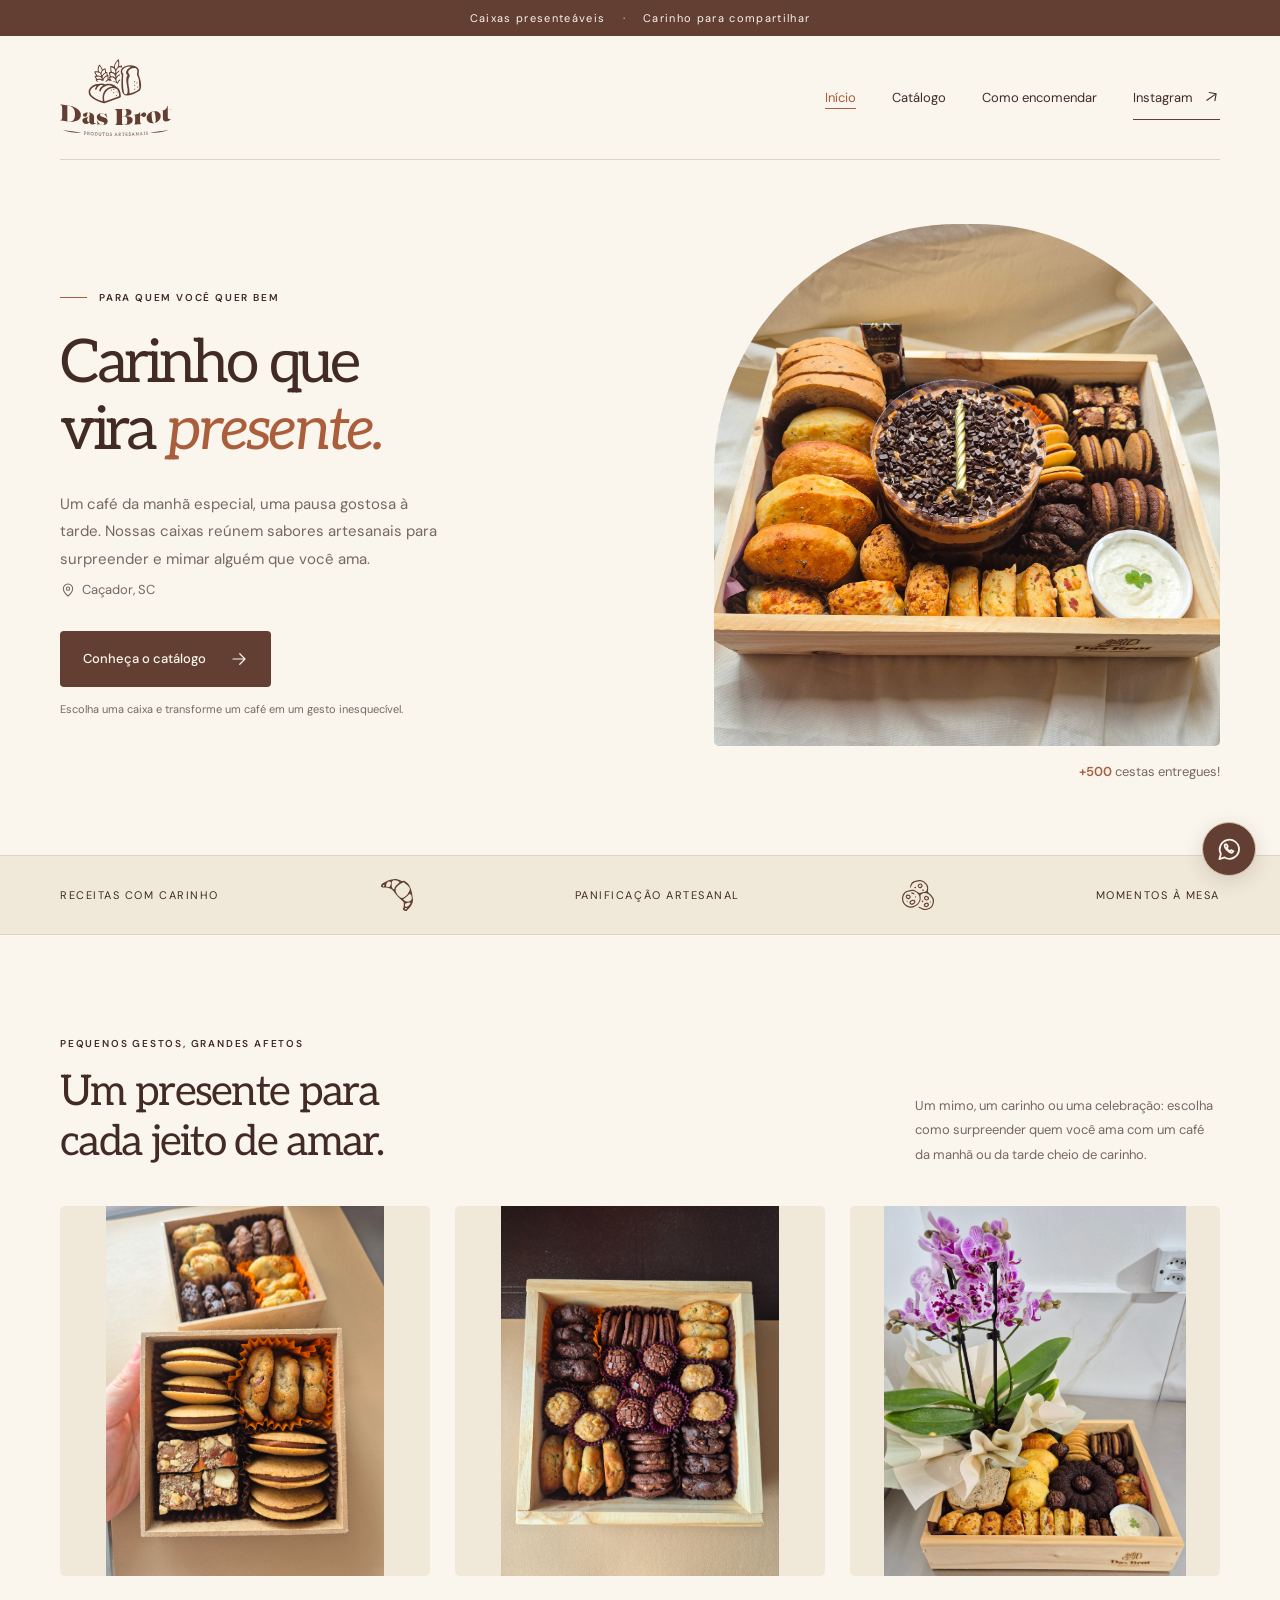
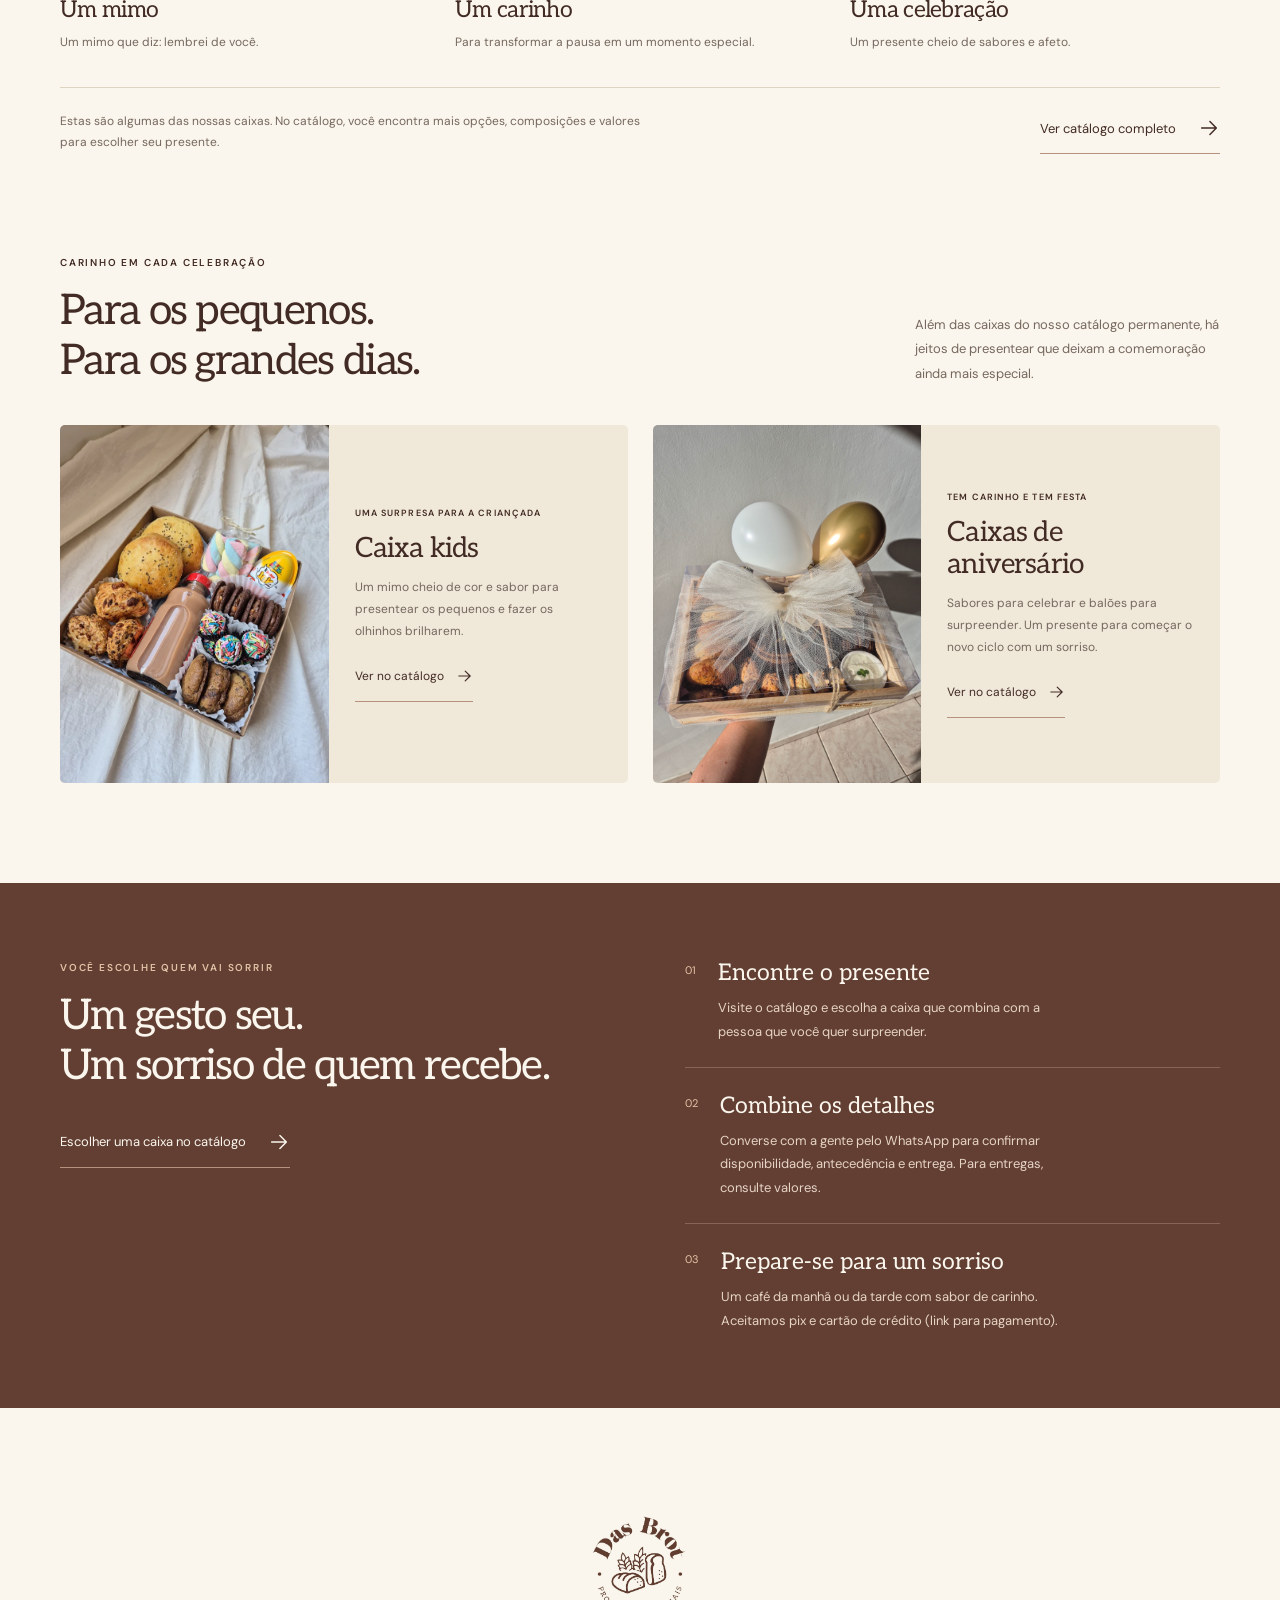
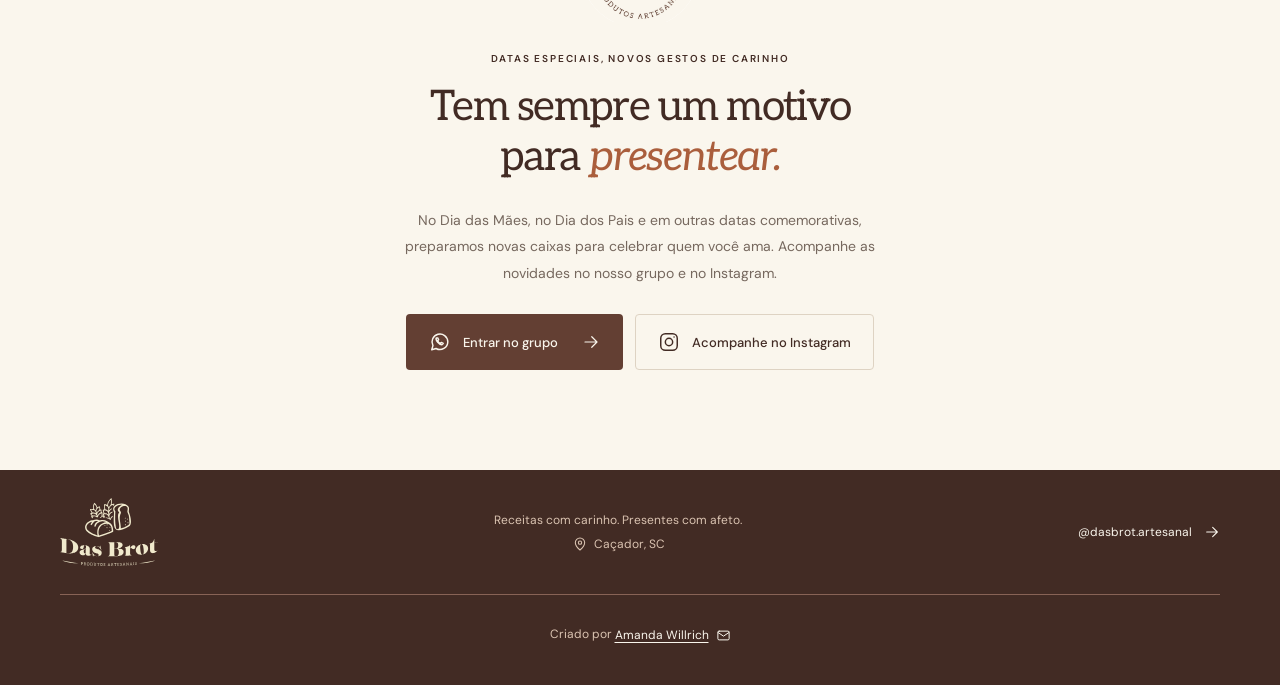
<file: index.html>
<!DOCTYPE html>
<html lang="pt-BR">
<head>
	<meta charset="utf-8">
	<meta name="viewport" content="width=device-width, initial-scale=1">
	<meta name="theme-color" content="#633f33">
	<meta name="description" content="Caixas e cestas presenteáveis Das Brot para café da manhã ou da tarde. Opções pequenas, médias, grandes, kids e de aniversário. Conheça o catálogo e presenteie com carinho.">
	<link rel="icon" type="image/png" sizes="32x32" href="assets/icons/favicon-32.png">
	<link rel="icon" type="image/svg+xml" sizes="any" href="assets/icons/favicon.svg">
	<link rel="apple-touch-icon" sizes="180x180" href="assets/icons/apple-touch-icon.png">
	<link rel="preconnect" href="https://fonts.googleapis.com">
	<link rel="preconnect" href="https://fonts.gstatic.com" crossorigin>
	<link href="https://fonts.googleapis.com/css2?family=Aleo:ital,wght@0,400;0,500;0,600;0,700;1,400;1,500&family=DM+Sans:wght@400;500;600;700&display=swap" rel="stylesheet">
	<link rel="stylesheet" href="main.css">
	<title>Das Brot - Caixas para presentear com carinho</title>
	<!-- Google tag (gtag.js) -->
	<script async src="https://www.googletagmanager.com/gtag/js?id=G-E9B80EVVH6"></script>
	<script>
		window.dataLayer = window.dataLayer || [];
		function gtag(){dataLayer.push(arguments);}
		gtag('js', new Date());
		gtag('config', 'G-E9B80EVVH6');
	</script>
</head>
<body>
	<a class="skip-link" href="#content">Pular para o conteúdo</a>
	<svg class="icon-library" xmlns="http://www.w3.org/2000/svg" aria-hidden="true">
		<symbol id="icon-arrow" viewBox="0 0 24 24"><path d="M4 12h15M13 5l7 7-7 7"/></symbol>
		<symbol id="icon-whatsapp" viewBox="0 0 24 24"><path d="M20.5 11.6a8.6 8.6 0 0 1-12.8 7.5L3 20.5l1.3-4.6a8.6 8.6 0 1 1 16.2-4.3Z"/><path d="M8 7.5c-1.5 2.5 3.5 7.5 6 7.5l1.5-1.5-2-1-1 1c-1.5-.5-2.5-1.5-3-3l1-1-1-2Z"/></symbol>
		<symbol id="icon-instagram" viewBox="0 0 24 24"><rect x="3" y="3" width="18" height="18" rx="5"/><circle cx="12" cy="12" r="4"/><path d="M17.5 6.5h.01"/></symbol>
		<symbol id="icon-mail" viewBox="0 0 24 24"><rect x="3" y="5" width="18" height="14" rx="2"/><path d="m3 7 9 6 9-6"/></symbol>
		<symbol id="icon-location" viewBox="0 0 24 24"><path d="M19 10c0 5-7 11-7 11S5 15 5 10a7 7 0 1 1 14 0Z"/><circle cx="12" cy="10" r="2.5"/></symbol>
	</svg>
	<div class="announcement">Caixas presenteáveis <span aria-hidden="true">·</span> Carinho para compartilhar</div>
	<header class="site-header wrap">
		<a class="brand" href="./" aria-label="Das Brot - início"><img src="assets/icons/logo-medium.svg" width="112" height="78" alt="Das Brot"></a>
		<nav aria-label="Navegação principal">
			<a href="./" aria-current="page">Início</a>
			<a href="catalogo/">Catálogo</a>
			<a href="#orders">Como encomendar</a>
			<a class="nav-contact" href="https://www.instagram.com/dasbrot.artesanal" target="_blank" rel="noopener noreferrer">Instagram <svg class="icon" aria-hidden="true"><use href="#icon-arrow"/></svg></a>
		</nav>
	</header>
	<main id="content">
		<section class="hero wrap" id="home" aria-labelledby="hero-title">
			<div class="hero-copy">
				<p class="eyebrow"><span class="little-line" aria-hidden="true"></span> Para quem você quer bem</p>
				<h1 id="hero-title">Carinho que<br>vira <em>presente.</em></h1>
				<p class="hero-description">Um café da manhã especial, uma pausa gostosa à tarde. Nossas caixas reúnem sabores artesanais para surpreender e mimar alguém que você ama.<span class="hero-location"><svg class="icon" aria-hidden="true"><use href="#icon-location"/></svg><span><span class="visually-hidden">Atendimento em </span>Caçador, SC</span></span></p>
				<a class="button button-primary" href="catalogo/">Conheça o catálogo <svg class="icon arrow" aria-hidden="true"><use href="#icon-arrow"/></svg></a>
				<p class="hero-note">Escolha uma caixa e transforme um café em um gesto inesquecível.</p>
			</div>
			<div class="hero-visual">
				<div class="photo-arch"><img src="assets/imgs/products/boxes/web/gift-box.webp" alt="Caixa presenteável Das Brot com pães, bolo, biscoitos e acompanhamentos" width="1100" height="988" fetchpriority="high"></div>
				<p class="photo-caption"><span><strong>+500</strong> cestas entregues!</span></p>
			</div>
		</section>
		<div class="brand-strip" aria-label="Nossa especialidade"><div class="wrap"><span>Receitas com carinho</span><img class="brand-strip-illustration" src="assets/icons/site-material/croissant.svg" width="32" height="32" alt="" aria-hidden="true"><span>Panificação artesanal</span><img class="brand-strip-illustration brand-strip-extra" src="assets/icons/site-material/cookies.svg" width="32" height="32" alt="" aria-hidden="true"><span class="brand-strip-extra">Momentos à mesa</span></div></div>
		<section class="flavors wrap section-space" id="boxes" aria-labelledby="flavors-title">
			<div class="section-heading">
				<div><p class="eyebrow">Pequenos gestos, grandes afetos</p><h2 id="flavors-title">Um presente para<br>cada jeito de amar.</h2></div>
				<p>Um mimo, um carinho ou uma celebração: escolha como surpreender quem você ama com um café da manhã ou da tarde cheio de carinho.</p>
			</div>
			<div class="flavor-grid">
				<article class="flavor"><div class="flavor-photo"><img src="assets/imgs/products/boxes/web/small-box.webp" alt="Caixa pequena presenteável com doces, biscoitos e uma flor" width="600" height="800" loading="lazy" decoding="async"></div><h3>Um mimo</h3><p>Um mimo que diz: lembrei de você.</p></article>
				<article class="flavor"><div class="flavor-photo"><img src="assets/imgs/products/boxes/web/medium-box.webp" alt="Caixa média Das Brot com uma seleção de sabores artesanais" width="600" height="800" loading="lazy" decoding="async"></div><h3>Um carinho</h3><p>Para transformar a pausa em um momento especial.</p></article>
				<article class="flavor"><div class="flavor-photo"><img src="assets/imgs/products/boxes/web/large-box.webp" alt="Caixa grande Das Brot com pães, bolo, biscoitos e acompanhamentos" width="800" height="600" loading="lazy" decoding="async"></div><h3>Uma celebração</h3><p>Um presente cheio de sabores e afeto.</p></article>
			</div>
			<div class="catalog-invitation"><p class="availability-note">Estas são algumas das nossas caixas. No catálogo, você encontra mais opções, composições e valores para escolher seu presente.</p><a class="text-link" href="catalogo/">Ver catálogo completo <svg class="icon" aria-hidden="true"><use href="#icon-arrow"/></svg></a></div>
		</section>
		<section class="special-gifts wrap" aria-labelledby="special-gifts-title">
			<div class="section-heading"><div><p class="eyebrow">Carinho em cada celebração</p><h2 id="special-gifts-title">Para os pequenos.<br>Para os grandes dias.</h2></div><p>Além das caixas do nosso catálogo permanente, há jeitos de presentear que deixam a comemoração ainda mais especial.</p></div>
			<div class="special-grid">
				<article class="special-gift"><div class="special-photo"><img src="assets/imgs/products/boxes/web/kids-box.webp" alt="Caixa kids com biscoitos, doces, bebida e um pirulito colorido" width="675" height="900" loading="lazy" decoding="async"></div><div class="special-copy"><p class="eyebrow">Uma surpresa para a criançada</p><h3>Caixa kids</h3><p>Um mimo cheio de cor e sabor para presentear os pequenos e fazer os olhinhos brilharem.</p><a class="text-link" href="catalogo/">Ver no catálogo <svg class="icon" aria-hidden="true"><use href="#icon-arrow"/></svg></a></div></article>
				<article class="special-gift"><div class="special-photo"><img src="assets/imgs/products/boxes/web/birthday-box.webp" alt="Caixa de aniversário embalada para presente, com laço e balões dourado e branco" width="675" height="900" loading="lazy" decoding="async"></div><div class="special-copy"><p class="eyebrow">Tem carinho e tem festa</p><h3>Caixas de aniversário</h3><p>Sabores para celebrar e balões para surpreender. Um presente para começar o novo ciclo com um sorriso.</p><a class="text-link" href="catalogo/">Ver no catálogo <svg class="icon" aria-hidden="true"><use href="#icon-arrow"/></svg></a></div></article>
			</div>
		</section>
		<section class="orders" id="orders" aria-labelledby="orders-title">
			<div class="wrap orders-inner">
				<div class="orders-intro"><p class="eyebrow">Você escolhe quem vai sorrir</p><h2 id="orders-title">Um gesto seu.<br>Um sorriso de quem recebe.</h2><a class="text-link" href="catalogo/">Escolher uma caixa no catálogo <svg class="icon" aria-hidden="true"><use href="#icon-arrow"/></svg></a></div>
				<ol class="order-steps">
					<li><span class="step-number" aria-hidden="true">01</span><div><h3>Encontre o presente</h3><p>Visite o catálogo e escolha a caixa que combina com a pessoa que você quer surpreender.</p></div></li>
					<li><span class="step-number" aria-hidden="true">02</span><div><h3>Combine os detalhes</h3><p>Converse com a gente pelo WhatsApp para confirmar disponibilidade, antecedência e entrega. Para entregas, consulte valores.</p></div></li>
					<li><span class="step-number" aria-hidden="true">03</span><div><h3>Prepare-se para um sorriso</h3><p>Um café da manhã ou da tarde com sabor de carinho. Aceitamos pix e cartão de crédito (link para pagamento).</p></div></li>
				</ol>
			</div>
		</section>
		<section class="community wrap section-space" aria-labelledby="community-title">
			<div class="community-mark" aria-hidden="true"><img src="assets/icons/icon.jpeg" width="1396" height="1446" alt="" loading="lazy"></div>
			<p class="eyebrow">Datas especiais, novos gestos de carinho</p>
			<h2 id="community-title">Tem sempre um motivo<br>para <em>presentear.</em></h2>
			<p>No Dia das Mães, no Dia dos Pais e em outras datas comemorativas, preparamos novas caixas para celebrar quem você ama. Acompanhe as novidades no nosso grupo e no Instagram.</p>
			<div class="community-actions"><a class="button button-primary" href="https://chat.whatsapp.com/DJu9zUl3UhC2wqQXb3oQ32" target="_blank" rel="noopener noreferrer"><svg class="icon" aria-hidden="true"><use href="#icon-whatsapp"/></svg> Entrar no grupo <svg class="icon arrow" aria-hidden="true"><use href="#icon-arrow"/></svg></a><a class="button button-outline" href="https://www.instagram.com/dasbrot.artesanal" target="_blank" rel="noopener noreferrer"><svg class="icon" aria-hidden="true"><use href="#icon-instagram"/></svg> Acompanhe no Instagram</a></div>
		</section>
	</main>
	<footer class="site-footer">
		<div class="wrap footer-inner"><a class="brand" href="./" aria-label="Das Brot - voltar ao início"><img src="assets/icons/logo-light.svg" width="98" height="68" alt="Das Brot" loading="lazy"></a><div class="footer-message"><p>Receitas com carinho. Presentes com afeto.</p><p class="footer-location"><svg class="icon" aria-hidden="true"><use href="#icon-location"/></svg><span><span class="visually-hidden">Atendimento em </span>Caçador, SC</span></p></div><a href="https://www.instagram.com/dasbrot.artesanal" target="_blank" rel="noopener noreferrer">@dasbrot.artesanal <svg class="icon" aria-hidden="true"><use href="#icon-arrow"/></svg></a></div>
		<div class="wrap footer-credit"><p>Criado por <a href="mailto:amandawillrich@outlook.com" aria-label="Enviar e-mail para Amanda Willrich">Amanda Willrich <svg class="icon" aria-hidden="true"><use href="#icon-mail"/></svg></a></p></div>
	</footer>
	<a class="floating-contact" href="https://wa.me/554999272840" target="_blank" rel="noopener noreferrer" aria-label="Converse com a Das Brot no WhatsApp (abre em nova aba)"><svg class="icon" aria-hidden="true"><use href="#icon-whatsapp"/></svg></a>
</body>
</html>
</file>
<file: main.css>
:root {
	--coffee: #633f33;
	--coffee-dark: #422b24;
	--cream: #faf6ed;
	--paper: #f0e8d9;
	--muted: #76685e;
	--line: #ded3c3;
	--accent: #aa5e3c;
	--serif: "Aleo", Georgia, serif;
	--sans: "DM Sans", Arial, sans-serif;
}

* { box-sizing: border-box; }
html { scroll-behavior: smooth; scroll-padding-top: 24px; }
body { margin: 0; background: var(--cream); color: var(--coffee-dark); font-family: var(--sans); -webkit-font-smoothing: antialiased; }
a { color: inherit; text-decoration: none; }
img { display: block; max-width: 100%; }
button, a { -webkit-tap-highlight-color: transparent; }
a:focus-visible { outline: 3px solid var(--accent); outline-offset: 6px; }
::selection { background: #dfb99b; color: var(--coffee-dark); }
h1, h2, h3, p { margin: 0; }
h1, h2, h3 { font-family: var(--serif); font-weight: 400; }
.wrap { width: min(1160px, calc(100% - 96px)); margin-inline: auto; }
.section-space { padding-block: 100px; }
.icon-library { position: absolute; width: 0; height: 0; overflow: hidden; }
.visually-hidden { position: absolute; width: 1px; height: 1px; padding: 0; margin: -1px; overflow: hidden; clip-path: inset(50%); white-space: nowrap; border: 0; }
.icon { width: 22px; height: 22px; flex-shrink: 0; fill: none; stroke: currentColor; stroke-width: 1.6; stroke-linecap: round; stroke-linejoin: round; }
.skip-link { position: absolute; left: 20px; top: -100px; padding: 14px 20px; background: var(--cream); z-index: 10; }
.skip-link:focus { top: 12px; }
.announcement { padding: 11px 20px; background: var(--coffee); color: var(--cream); text-align: center; font-size: 11px; letter-spacing: .12em; }
.announcement span { margin-inline: 13px; }
.site-header { min-height: 124px; display: flex; justify-content: space-between; align-items: center; gap: 30px; border-bottom: 1px solid var(--line); }
.brand { display: inline-flex; flex-shrink: 0; }
.brand img { object-fit: contain; }
.site-header nav { display: flex; align-items: center; gap: 36px; }
.site-header nav a { min-height: 44px; display: inline-flex; align-items: center; gap: 10px; font-size: 13px; }
.site-header nav a:hover, .text-link:hover { color: var(--accent); }
.nav-contact { border-bottom: 1px solid var(--coffee); }
.nav-contact .icon { width: 17px; transform: rotate(-35deg); }
.hero { display: grid; grid-template-columns: 1.08fr 1fr; align-items: center; gap: 65px; padding-block: 64px 72px; }
.eyebrow { font-size: 10px; font-weight: 600; line-height: 1.7; text-transform: uppercase; letter-spacing: .18em; }
.hero-copy .eyebrow { display: flex; align-items: center; gap: 12px; }
.little-line { display: block; width: 27px; height: 1px; background: var(--accent); flex-shrink: 0; }
h1 { margin-block: 25px; font-size: clamp(46px, 4.7vw, 68px); line-height: 1.12; letter-spacing: -.055em; }
h1 em { color: var(--accent); font-weight: 400; }
.hero-description { max-width: 390px; color: var(--muted); font-size: 15px; line-height: 1.85; margin-bottom: 30px; }
.button { display: inline-flex; justify-content: center; align-items: center; gap: 12px; min-height: 54px; padding: 16px 22px; border: 1px solid transparent; font-size: 13px; font-weight: 500; line-height: 1.5; border-radius: 4px; transition: background-color .2s, color .2s, transform .2s; }
.button-primary { background: var(--coffee); color: var(--cream); }
.button-primary:hover { background: var(--coffee-dark); transform: translateY(-2px); }
.button .arrow { width: 18px; margin-left: 12px; }
.button-outline { border-color: var(--line); }
.button-outline:hover { background: var(--paper); }
.hero-location { display: flex; align-items: center; gap: 6px; margin-top: 6px; font-size: 13px; line-height: 1.6; }
.hero-location .icon { width: 16px; height: 16px; }
.hero-note { color: var(--muted); font-size: 11px; line-height: 1.6; margin-top: 14px; }
.hero-visual { position: relative; padding-inline: 20px 0; }
.photo-arch { border-radius: 48% 48% 5px 5px; overflow: hidden; background: var(--paper); aspect-ratio: .97; }
.photo-arch img { width: 100%; height: 100%; object-fit: cover; }
.photo-caption { display: flex; flex-wrap: wrap; justify-content: flex-end; gap: 6px 16px; margin-top: 16px; font-size: 13px; line-height: 1.6; color: var(--muted); }
.photo-caption strong { color: var(--accent); font-weight: 600; }
.brand-strip { background: var(--paper); border-block: 1px solid var(--line); }
.brand-strip .wrap { display: flex; justify-content: space-between; align-items: center; gap: 24px; padding-block: 23px; font-size: 11px; text-transform: uppercase; letter-spacing: .14em; }
.brand-strip-illustration { width: 32px; height: 32px; object-fit: contain; flex-shrink: 0; }
.section-heading { display: flex; align-items: flex-end; justify-content: space-between; gap: 40px; margin-bottom: 38px; }
h2 { margin-top: 16px; font-size: clamp(34px, 3.3vw, 46px); line-height: 1.18; letter-spacing: -.04em; }
.section-heading > p { max-width: 305px; font-size: 13px; line-height: 1.9; color: var(--muted); }
.flavor-grid { display: grid; grid-template-columns: repeat(3, minmax(0, 1fr)); gap: 25px; }
.flavor-photo { position: relative; aspect-ratio: 1; overflow: hidden; border-radius: 5px; background: var(--paper); }
.flavor-photo img { width: 100%; height: 100%; object-fit: contain; }
.flavor-photo > span { position: absolute; top: 13px; left: 13px; border-radius: 50%; background: var(--cream); width: 32px; height: 32px; display: grid; place-items: center; font-size: 10px; }
.flavor h3 { font-size: 23px; letter-spacing: -.03em; margin-block: 20px 8px; }
.flavor > p { font-size: 12px; color: var(--muted); line-height: 1.8; }
.catalog-invitation { display: flex; align-items: center; justify-content: space-between; gap: 32px; margin-top: 34px; padding-top: 22px; border-top: 1px solid var(--line); }
.availability-note { max-width: 600px; color: var(--muted); font-size: 12px; line-height: 1.8; }
.catalog-invitation .text-link { flex-shrink: 0; }
.special-gifts { padding-bottom: 100px; }
.special-grid { display: grid; grid-template-columns: repeat(2, minmax(0, 1fr)); gap: 25px; }
.special-gift { display: grid; grid-template-columns: .9fr 1fr; align-items: center; background: var(--paper); border-radius: 5px; overflow: hidden; }
.special-photo { aspect-ratio: 3 / 4; background: var(--paper); }
.special-photo img { width: 100%; height: 100%; object-fit: contain; }
.special-copy { padding: 26px; }
.special-copy .eyebrow { font-size: 9px; letter-spacing: .12em; }
.special-copy h3 { font-size: 28px; letter-spacing: -.03em; line-height: 1.15; margin-block: 12px; }
.special-copy > p:not(.eyebrow) { color: var(--muted); font-size: 12px; line-height: 1.8; }
.special-copy .text-link { margin-top: 16px; gap: 12px; font-size: 12px; }
.special-copy .icon { width: 17px; }
.orders { background: var(--coffee); color: var(--cream); }
.orders-inner { display: grid; grid-template-columns: 1fr 1fr; gap: 90px; padding-block: 76px; }
.orders .eyebrow { color: #e1c3a7; }
.orders h2 { margin-bottom: 32px; }
.text-link { display: inline-flex; align-items: center; gap: 22px; min-height: 44px; padding-bottom: 7px; border-bottom: 1px solid #b6917d; font-size: 13px; }
.orders .text-link:hover { color: #edc9ac; }
.order-steps { list-style: none; padding: 0; margin: 0; }
.order-steps li { display: flex; gap: 22px; padding-block: 24px; border-bottom: 1px solid #886356; }
.order-steps li:first-child { padding-top: 0; }
.order-steps li:last-child { border-bottom: 0; padding-bottom: 0; }
.step-number { margin-top: 4px; color: #e1c3a7; font-size: 11px; }
.order-steps h3 { font-size: 23px; margin-bottom: 9px; }
.order-steps p { color: #e6d4c4; font-size: 13px; line-height: 1.8; max-width: 350px; }
.community { text-align: center; }
.community h2 em { color: var(--accent); }
.community-mark { width: 120px; height: 120px; margin: 0 auto 22px; border-radius: 50%; background: var(--cream); padding: 6px; overflow: hidden; isolation: isolate; }
.community-mark img { width: 100%; height: 100%; object-fit: contain; mix-blend-mode: multiply; }
.community > p:not(.eyebrow) { max-width: 475px; margin: 24px auto 28px; font-size: 14px; line-height: 1.9; color: var(--muted); }
.community-actions { display: flex; justify-content: center; flex-wrap: wrap; gap: 12px; }
.site-footer { background: var(--coffee-dark); color: var(--cream); }
.footer-inner { display: flex; align-items: center; justify-content: space-between; gap: 30px; padding-block: 28px; }
.footer-inner p { color: #dac3b1; font-size: 12px; }
.footer-inner > a:last-child { display: inline-flex; gap: 12px; align-items: center; min-height: 44px; font-size: 12px; }
.footer-inner .icon { width: 16px; }
.footer-message { text-align: center; }
.footer-location { display: flex; align-items: center; justify-content: center; gap: 6px; margin-top: 8px; }
.footer-location .icon { width: 16px; height: 16px; }
.footer-credit { padding-block: 18px 28px; border-top: 1px solid #886356; color: #dac3b1; text-align: center; font-size: 12px; line-height: 1.8; }
.footer-credit a { display: inline-flex; align-items: center; gap: 7px; min-height: 44px; color: var(--cream); text-decoration: underline; text-underline-offset: 3px; }
.footer-credit a:hover { color: #edc9ac; }
.footer-credit a:focus-visible { outline-color: var(--cream); }
.footer-credit .icon { width: 15px; height: 15px; }
.floating-contact { position: fixed; bottom: 24px; right: 24px; width: 54px; height: 54px; border-radius: 50%; display: grid; place-items: center; background: var(--coffee); color: var(--cream); border: 1px solid #d9bca5; box-shadow: 0 5px 20px #422b2426; z-index: 5; transition: background-color .2s; }
.floating-contact:hover { background: var(--coffee-dark); }
.floating-contact .icon { width: 27px; height: 27px; }

/* Catalog */
.catalog-page { padding-block: 60px 80px; }
.catalog-heading { max-width: 680px; }
.catalog-heading .eyebrow { display: flex; align-items: center; gap: 12px; }
.catalog-heading h1 { font-size: clamp(42px, 5vw, 64px); }
.catalog-intro { max-width: 520px; color: var(--muted); font-size: 15px; line-height: 1.85; }
.site-header a[aria-current="page"] { color: var(--accent); text-decoration: underline; text-underline-offset: 6px; }
.catalog-toolbar { display: flex; flex-wrap: wrap; justify-content: space-between; gap: 12px; margin-top: 42px; padding-block: 18px; border-top: 1px solid var(--line); color: var(--muted); font-size: 12px; }
.catalog-filter-navigation { margin-top: 32px; }
.catalog-filters { display: flex; flex-wrap: wrap; gap: 10px; }
.catalog-filter-navigation[hidden], .catalog-filters[hidden] { display: none; }
.catalog-filter-navigation:not([hidden]) + .catalog-toolbar { margin-top: 18px; }
.catalog-filter-scroll { display: none; }
.catalog-filter { max-width: 100%; min-height: 44px; padding: 10px 16px; border: 1px solid var(--line); border-radius: 24px; background: transparent; color: var(--coffee); font: inherit; font-size: 13px; line-height: 1.5; overflow-wrap: anywhere; cursor: pointer; }
.catalog-filter:hover { border-color: var(--accent); }
.catalog-filter[aria-pressed="true"] { border-color: var(--coffee); background: var(--coffee); color: var(--cream); }
.catalog-filter-label-compact { display: none; }
.catalog-grid { display: grid; grid-template-columns: repeat(3, minmax(0, 1fr)); gap: 26px; }
.catalog-card { display: flex; flex-direction: column; min-width: 0; overflow: hidden; border: 1px solid var(--line); border-radius: 5px; }
.catalog-card[hidden] { display: none; }
.catalog-gallery { position: relative; aspect-ratio: 1; overflow: hidden; background: var(--paper); touch-action: pan-y pinch-zoom; }
.catalog-gallery:focus-visible { outline: 3px solid var(--accent); outline-offset: -4px; }
.catalog-photo { width: 100%; height: auto; aspect-ratio: 1; object-fit: contain; background: var(--paper); }
.catalog-photo-arrow { position: absolute; top: 50%; display: grid; place-items: center; width: 44px; height: 44px; padding: 0; transform: translateY(-50%); border: 0; border-radius: 50%; background: transparent; color: var(--coffee); cursor: pointer; }
.catalog-photo-arrow::before { content: ""; position: relative; z-index: 1; width: 8px; height: 8px; border-top: 1.25px solid currentColor; border-right: 1.25px solid currentColor; }
.catalog-photo-arrow::after { content: ""; position: absolute; inset: 7px; z-index: 0; border: 1px solid #633f331a; border-radius: 50%; background: #faf6edb3; transition: background-color .2s, border-color .2s; }
.catalog-photo-arrow:hover::after { background: #faf6edf2; border-color: #633f3340; }
.catalog-photo-previous { left: 4px; }
.catalog-photo-incoming { position: absolute; inset: 0; pointer-events: none; }
.catalog-photo-arrow, .catalog-photo-counter { z-index: 1; }
.catalog-photo-next { right: 4px; }
.catalog-photo-previous::before { transform: translateX(2px) rotate(-135deg); }
.catalog-photo-next::before { transform: translateX(-2px) rotate(45deg); }
.catalog-photo-counter { position: absolute; right: 12px; bottom: 12px; padding: 6px 10px; border-radius: 16px; background: #faf6edf2; color: var(--coffee); font-size: 11px; pointer-events: none; }
.catalog-card-body { display: flex; flex: 1; flex-direction: column; align-items: stretch; padding: 24px; }
.catalog-product-name { margin: 0; font-size: 26px; line-height: 1.25; letter-spacing: -.03em; overflow-wrap: anywhere; }
.catalog-price { margin-top: 12px; color: var(--accent); font-size: 17px; font-weight: 600; }
.catalog-unavailable { margin-top: 8px; color: var(--muted); font-size: 12px; }
.catalog-details { display: none; margin-block: 20px 24px; font-size: 13px; line-height: 1.8; }
.catalog-details summary { min-height: 44px; padding-block: 10px; cursor: pointer; color: var(--coffee); }
.catalog-details summary:hover { color: var(--accent); }
.catalog-details-button { display: block; margin-block: 20px 24px; padding: 10px 0; min-height: 44px; border: 0; background: none; color: var(--coffee); font: inherit; font-size: 13px; line-height: 1.8; text-align: left; text-decoration: underline; text-underline-offset: 4px; cursor: pointer; }
.catalog-details-button:hover { color: var(--accent); }
.catalog-description { padding-top: 10px; white-space: pre-wrap; overflow-wrap: anywhere; color: var(--muted); }
.catalog-order { margin-top: auto; width: 100%; font-size: 12px; text-align: center; }
.catalog-card-body > .catalog-order { padding-inline: 12px; }
.catalog-card-body > .catalog-price + .catalog-order,
.catalog-card-body > .catalog-unavailable + .catalog-order { margin-top: 24px; }
.catalog-order-disabled { border-color: var(--line); background: var(--paper); color: var(--muted); }
.catalog-error { padding: 26px; margin-block: 12px 24px; background: var(--paper); border-radius: 5px; line-height: 1.8; }
.catalog-error .text-link { margin-top: 12px; }
.catalog-order-note { max-width: 650px; margin-top: 36px; color: var(--muted); font-size: 13px; line-height: 1.9; }
summary:focus-visible, button:focus-visible { outline: 3px solid var(--accent); outline-offset: 4px; }
.catalog-dialog-open { overflow: hidden; scrollbar-gutter: stable; }
.catalog-dialog { width: calc(100% - 48px); max-width: 960px; max-height: calc(100dvh - 64px); margin: auto; padding: 0; overflow: hidden; border: 1px solid var(--line); border-radius: 8px; background: var(--cream); color: var(--coffee-dark); box-shadow: 0 20px 80px #422b243d; }
.catalog-dialog[open] { display: flex; flex-direction: column; }
.catalog-dialog::backdrop { background: #21171399; }
.catalog-dialog-header { display: flex; align-items: flex-start; justify-content: space-between; gap: 24px; padding: 24px 28px 12px; flex-shrink: 0; }
.catalog-dialog-title { margin: 0; padding-block: 7px; font-size: 28px; line-height: 1.25; letter-spacing: -.03em; overflow-wrap: anywhere; }
.catalog-dialog-close { flex-shrink: 0; min-height: 44px; padding: 10px 14px; border: 1px solid var(--line); border-radius: 4px; background: var(--paper); color: var(--coffee); font: inherit; font-size: 13px; cursor: pointer; }
.catalog-dialog-close:hover { border-color: var(--accent); }
.catalog-dialog-content { display: grid; grid-template-columns: minmax(0, 1fr) minmax(0, 1fr); align-items: start; gap: 28px; min-height: 0; padding: 0 28px 24px; overflow-y: auto; overscroll-behavior: contain; }
.catalog-dialog-photos, .catalog-dialog-information { min-width: 0; }
.catalog-dialog-photos .catalog-gallery { border-radius: 4px; }
.catalog-dialog-content .catalog-price { margin-top: 0; }
.catalog-dialog-content .catalog-description { padding-top: 20px; font-size: 14px; line-height: 1.85; }
.catalog-dialog-footer { flex-shrink: 0; padding: 20px 28px; border-top: 1px solid var(--line); }

@media (min-width: 1450px) {
	.hero { padding-block: 80px 90px; }
}

@media (max-width: 1000px) {
	.catalog-grid { grid-template-columns: repeat(2, minmax(0, 1fr)); }
	.wrap { width: calc(100% - 64px); }
	.hero { gap: 36px; }
	h1 { font-size: 49px; }
	.hero-copy .eyebrow { font-size: 9px; letter-spacing: .12em; }
	.hero-visual { padding-left: 0; }
	.brand-seal { left: -15px; }
	.hero-description { font-size: 14px; }
	.orders-inner { gap: 50px; }
	.flavor h3 { font-size: 21px; }
	.special-grid { grid-template-columns: 1fr; }
	.special-gift { grid-template-columns: .7fr 1fr; }
	.special-copy { padding: 32px; }
	.special-copy h3 { font-size: 32px; }
	.special-copy > p:not(.eyebrow) { font-size: 14px; }
}

@media (max-width: 899px) {
	.catalog-dialog-content { grid-template-columns: minmax(0, 1fr); }
	.catalog-dialog-photos { width: 100%; max-width: 400px; margin-inline: auto; }
}

@media (max-width: 700px) {
	.catalog-filter-navigation { position: relative; margin-inline: -8px; }
	.catalog-filters { min-width: 0; flex-wrap: nowrap; gap: 8px; overflow-x: auto; padding: 8px; }
	.catalog-filter-scroll { position: absolute; z-index: 1; inset-block: 8px; display: flex; align-items: center; width: 48px; min-height: 44px; padding: 0 8px; border: 0; border-radius: 0; color: var(--coffee); font: inherit; font-size: 18px; cursor: pointer; }
	.catalog-filter-scroll[hidden] { display: none; }
	.catalog-filter-scroll:hover { color: var(--accent); }
	.catalog-filter-scroll-previous { left: 0; justify-content: flex-start; background: linear-gradient(to right, var(--cream) 40%, transparent); }
	.catalog-filter-scroll-next { right: 0; justify-content: flex-end; background: linear-gradient(to left, var(--cream) 40%, transparent); }
	.catalog-filter { flex-shrink: 0; max-width: none; padding: 8px 12px; font-size: 12px; white-space: nowrap; }
	.catalog-filter-label-full { display: none; }
	.catalog-filter-label-compact { display: inline; }
	.catalog-details { display: block; }
	.catalog-details-button { display: none; }
	.site-header { flex-wrap: wrap; padding-block: 14px; }
	.site-header nav { flex-wrap: wrap; }
	.catalog-page { padding-block: 38px 60px; }
	.catalog-grid { grid-template-columns: 1fr; }
	.catalog-card-body { padding: 24px; }
	.catalog-toolbar { margin-top: 28px; }
	html { scroll-padding-top: 16px; }
	.wrap { width: calc(100% - 40px); }
	.section-space { padding-block: 64px; }
	.announcement { font-size: 9px; letter-spacing: .06em; padding-inline: 10px; }
	.announcement span { margin-inline: 6px; }
	.site-header { min-height: 96px; gap: 16px; }
	.site-header .brand img { width: 82px; height: 64px; }
	.site-header nav { gap: 18px; }
	.site-header nav a { font-size: 11px; }
	.site-header .nav-contact { display: none; }
	.hero { grid-template-columns: 1fr; gap: 38px; padding-block: 39px 40px; }
	.hero-copy .eyebrow { font-size: 9px; }
	h1 { font-size: clamp(43px, 10vw, 65px); margin-block: 21px; }
	.hero-description { max-width: 460px; margin-bottom: 25px; }
	.hero-copy .button { width: 100%; font-size: 16px; }
	.hero-note { text-align: center; font-size: 10px; }
	.hero-visual { width: min(100% - 24px, 410px); margin-inline: auto; }
	.photo-arch { aspect-ratio: 1.07; }
	.brand-seal { display: none; }
	.brand-strip .wrap { justify-content: center; flex-wrap: wrap; gap: 12px; padding-block: 18px; font-size: 9px; letter-spacing: .06em; }
	.brand-strip-illustration { width: 24px; height: 24px; }
	.brand-strip-extra { display: none; }
	.section-heading { display: block; margin-bottom: 28px; }
	h2 { font-size: 35px; }
	.section-heading > p { max-width: 400px; margin-top: 20px; }
	.flavor-grid { grid-template-columns: 1fr; gap: 30px; }
	.flavor-photo { aspect-ratio: 1; }
	.flavor h3 { margin-top: 16px; font-size: 25px; }
	.flavor > p { font-size: 13px; }
	.catalog-invitation { flex-direction: column; align-items: flex-start; gap: 12px; margin-top: 28px; }
	.special-gifts { padding-bottom: 64px; }
	.special-gift { grid-template-columns: 1fr; }
	.special-photo { aspect-ratio: 4 / 5; }
	.special-copy { padding: 28px 24px; }
	.orders-inner { grid-template-columns: 1fr; gap: 38px; padding-block: 56px; }
	.orders h2 { margin-bottom: 20px; }
	.order-steps li { gap: 20px; }
	.order-steps p { max-width: none; }
	.community-mark { width: 104px; height: 104px; }
	.community-actions { flex-direction: column; max-width: 380px; margin-inline: auto; }
	.community > p:not(.eyebrow) { font-size: 13px; }
	.footer-inner { flex-direction: column; gap: 14px; text-align: center; padding-block: 30px; }
	.footer-credit { padding-bottom: calc(96px + env(safe-area-inset-bottom, 0px)); }
	.floating-contact { right: 18px; bottom: max(18px, env(safe-area-inset-bottom)); }
}

@media (max-width: 360px) {
	.site-header nav { gap: 12px; }
	.site-header nav a { font-size: 10px; }
	.hero-copy .eyebrow { letter-spacing: .06em; }
	h1 { font-size: 40px; }
	.button { padding-inline: 14px; font-size: 12px; }
}

@media (prefers-reduced-motion: reduce) {
	html { scroll-behavior: auto; }
	*, *::before, *::after { transition: none !important; }
}
</file>
